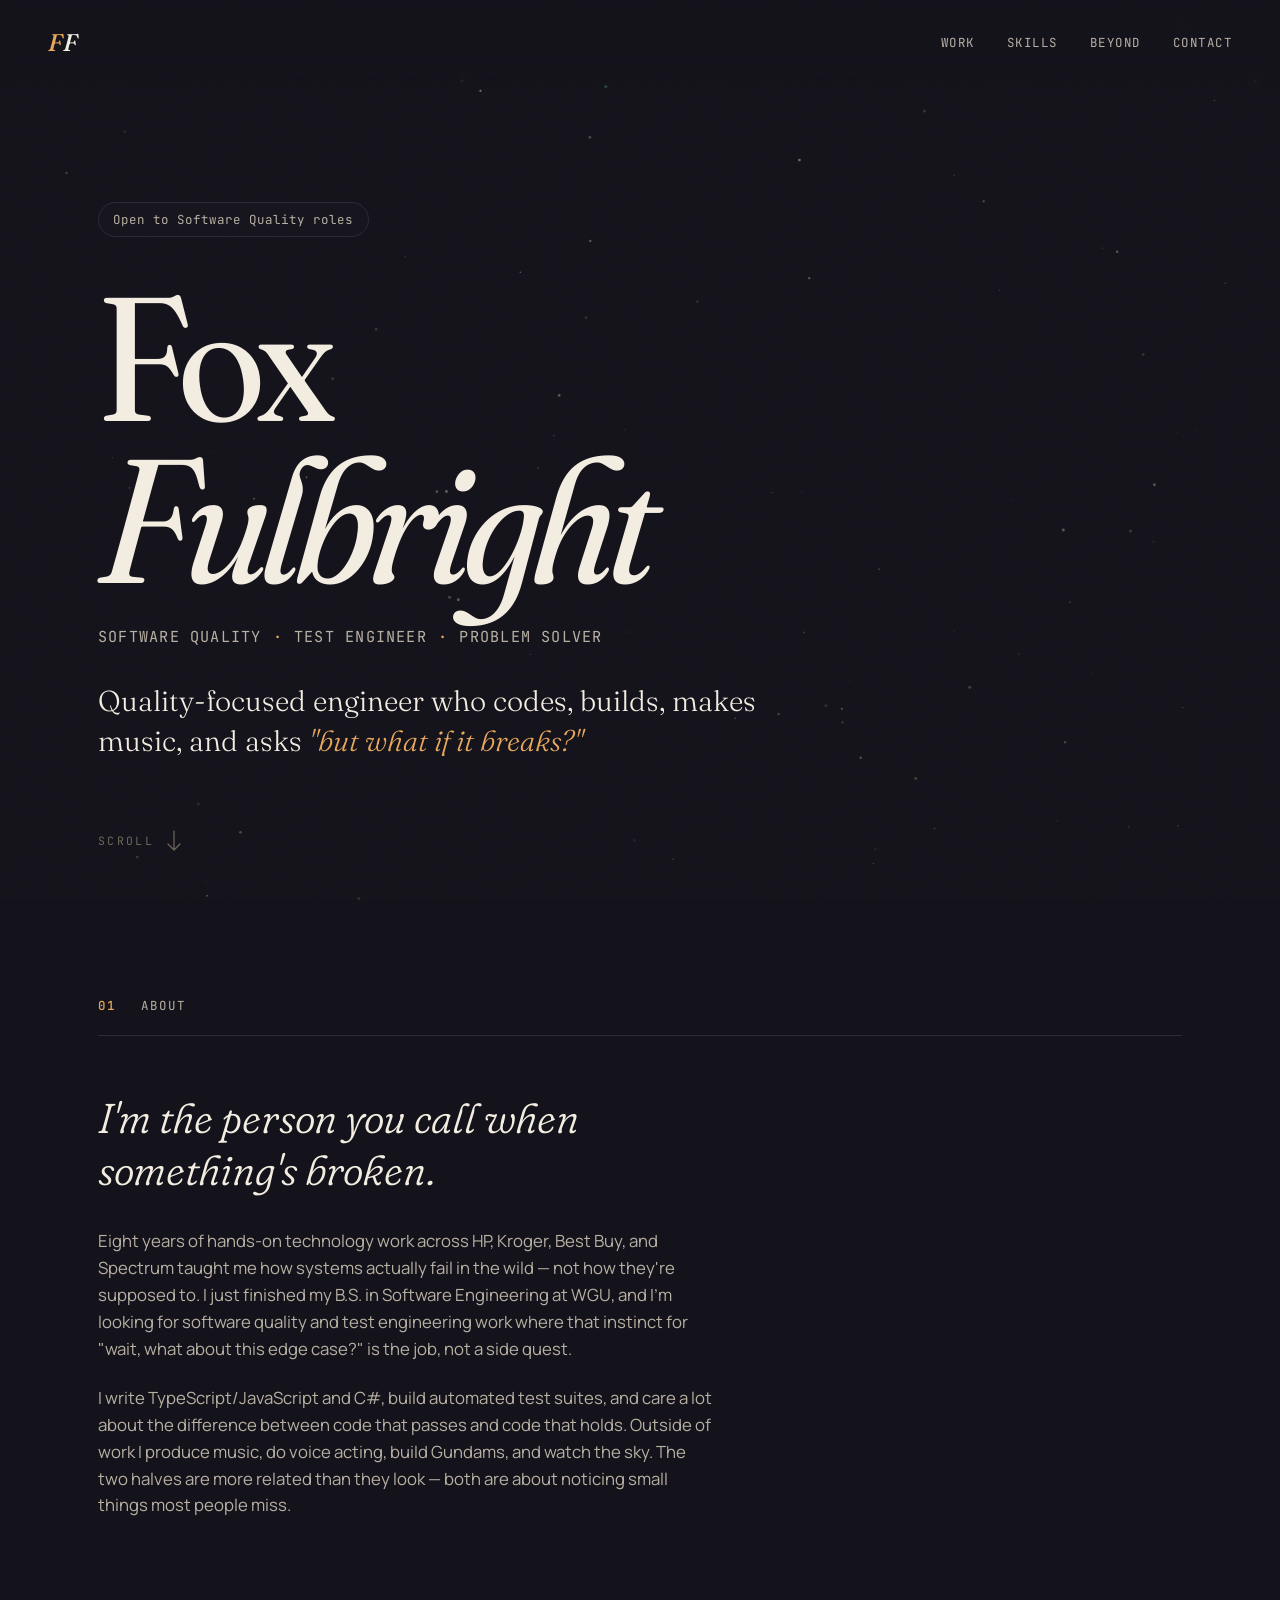
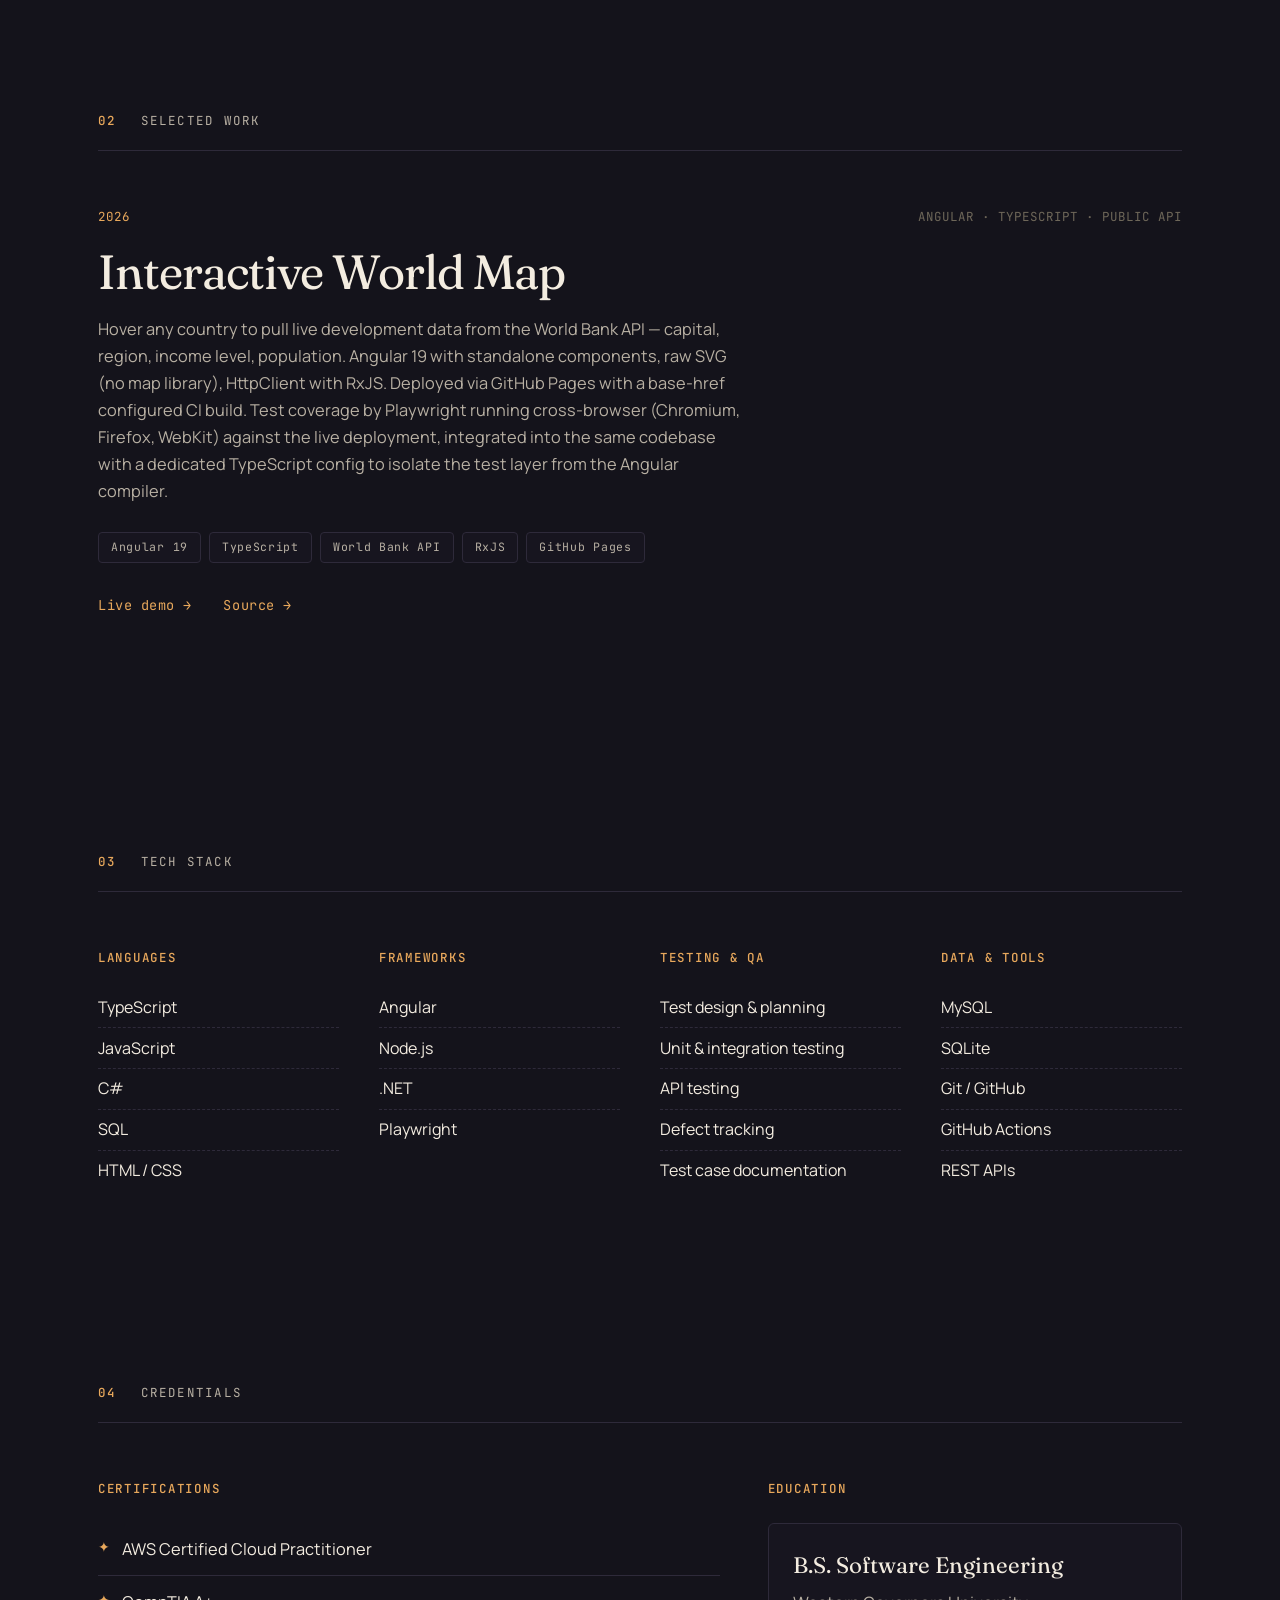
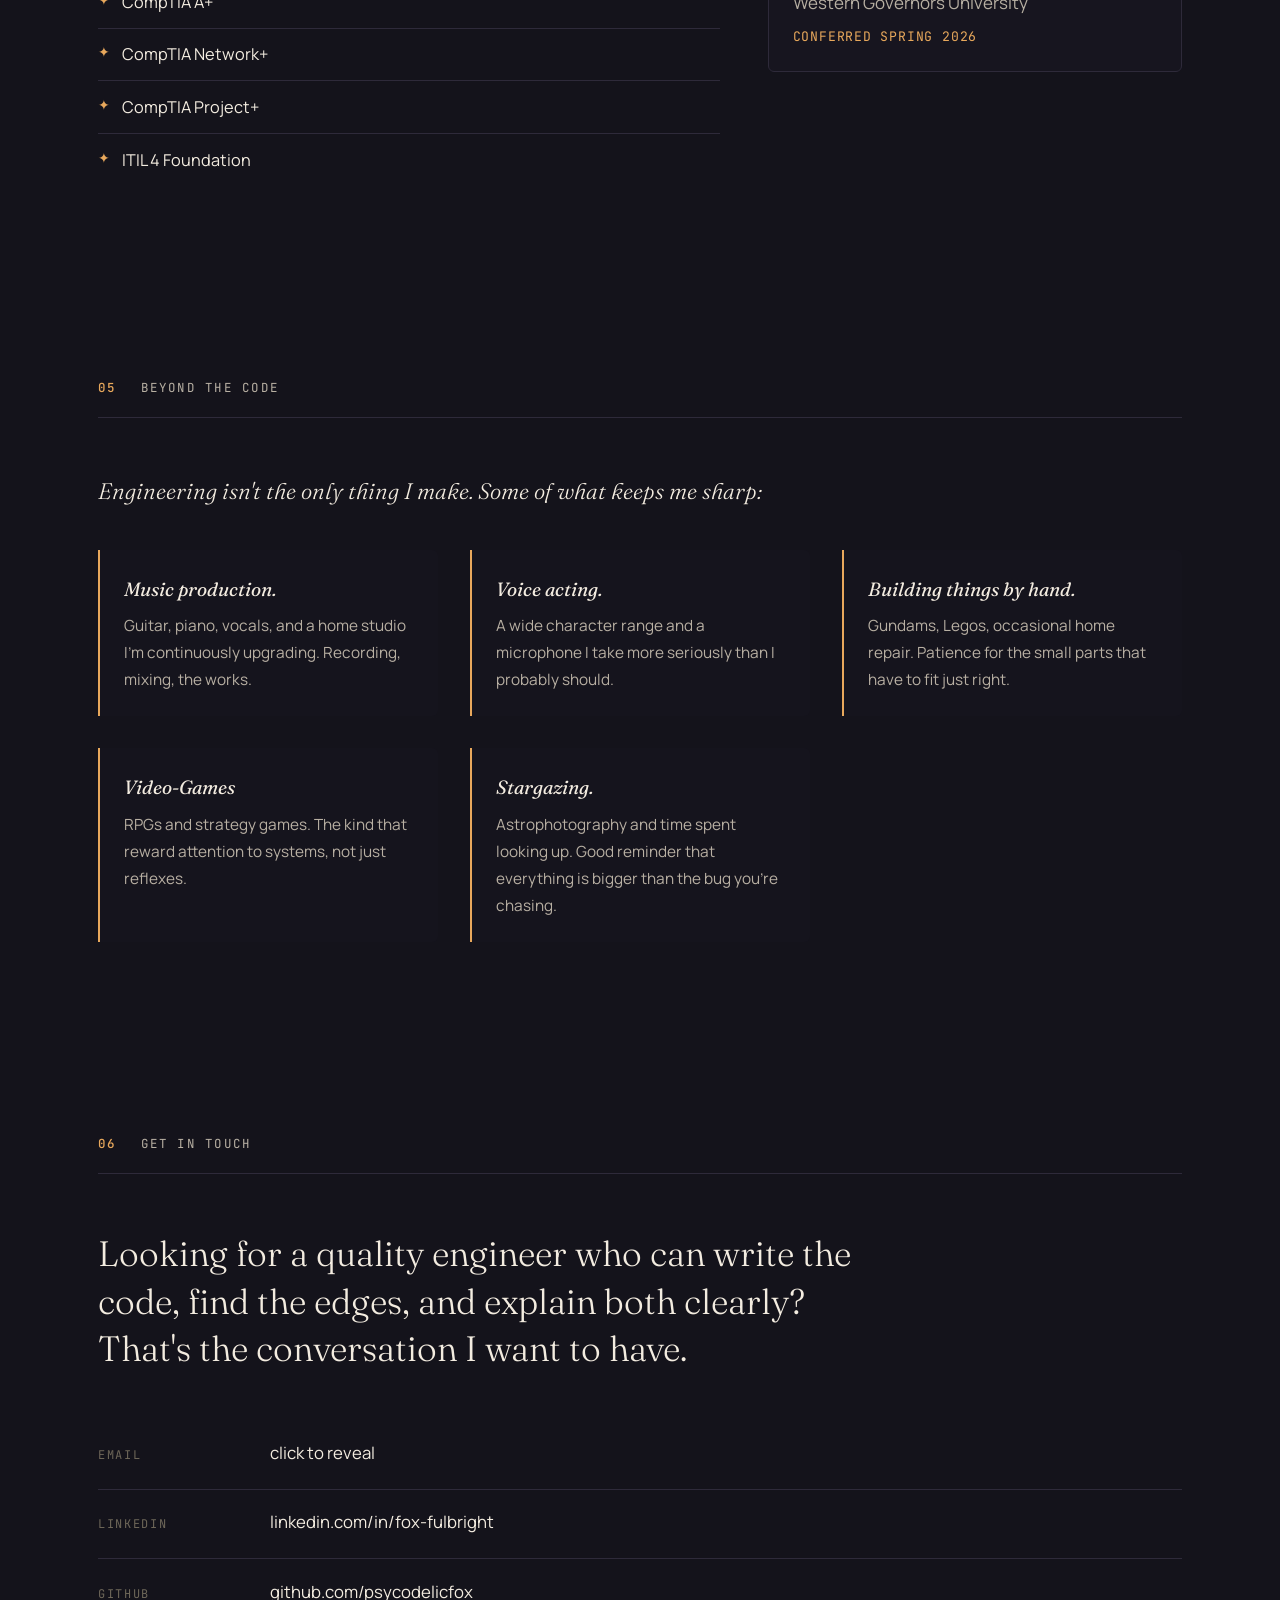
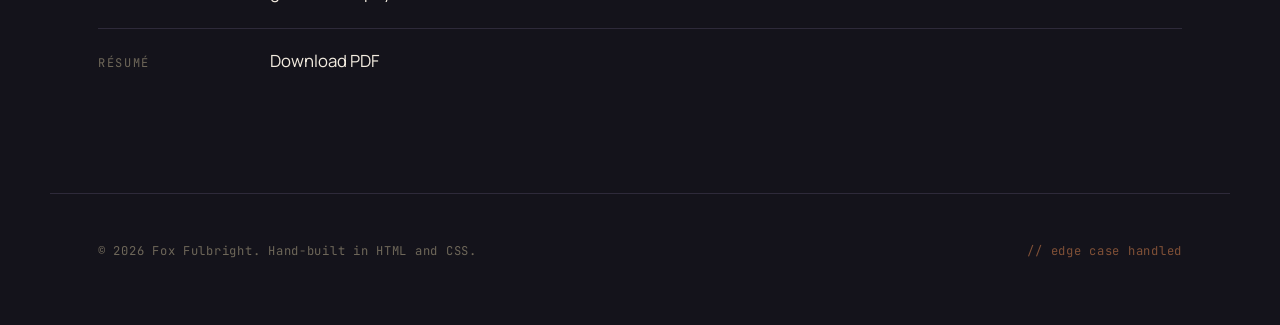
<file: index.html>
<!DOCTYPE html>
<html lang="en">
<head>
<meta charset="UTF-8">
<meta name="viewport" content="width=device-width, initial-scale=1.0">
<title>Fox Fulbright — Software Quality Engineer</title>
<meta name="description" content="Fox Fulbright — SDET, Software Engineer, and problem solver. Currently looking for Software Quality, QA, or Test Engineer roles. Based in Kentucky, open to remote, hybrid, or on-site near Louisville/Frankfort.">
<meta name="author" content="Fox Fulbright">

<!-- Open Graph for shares -->
<!-- Open Graph for shares -->
<meta property="og:title" content="Fox Fulbright — Software Quality Engineer">
<meta property="og:description" content="Quality-focused engineer who codes, builds, makes music, and asks 'but what if it breaks?'">
<meta property="og:type" content="website">
<meta property="og:url" content="https://psycodelicfox.github.io/">
<meta property="og:image" content="https://psycodelicfox.github.io/og-image.png">
<meta property="og:image:width" content="1200">
<meta property="og:image:height" content="630">
<meta property="og:image:alt" content="Fox Fulbright — SDET and Software Engineer">

<!-- Twitter Card (LinkedIn sometimes reads this as fallback) -->
<meta name="twitter:card" content="summary_large_image">
<meta name="twitter:title" content="Fox Fulbright — Software Quality Engineer">
<meta name="twitter:description" content="Quality-focused engineer who codes, builds, makes music, and asks 'but what if it breaks?'">
<meta name="twitter:image" content="https://psycodelicfox.github.io/og-image.png">

<link rel="preconnect" href="https://fonts.googleapis.com">
<link rel="preconnect" href="https://fonts.gstatic.com" crossorigin>
<link href="https://fonts.googleapis.com/css2?family=Fraunces:ital,opsz,wght,SOFT,WONK@0,9..144,300..700,0..100,0..1;1,9..144,300..700,0..100,0..1&family=Manrope:wght@300;400;500;600;700&family=JetBrains+Mono:wght@400;500&display=swap" rel="stylesheet">

<link rel="stylesheet" href="style.css">
</head>
<body>

<div class="grain" aria-hidden="true"></div>
<canvas id="stars" aria-hidden="true"></canvas>

<header class="site-header">
  <a href="#" class="mark"><span>F</span>F</a>
  <nav>
    <a href="#work">Work</a>
    <a href="#skills">Skills</a>
    <a href="#beyond">Beyond</a>
    <a href="#contact">Contact</a>
  </nav>
</header>

<main>

<!-- HERO -->
<section class="hero">
  <div class="hero-status">
    Open to Software Quality roles
  </div>
  <h1 class="hero-name">
    <span class="line">Fox</span>
    <span class="line">Fulbright</span>
  </h1>
  <p class="hero-roles">
    <span>Software Quality</span><span class="sep">·</span><span>Test Engineer</span><span class="sep">·</span><span>Problem Solver</span>
  </p>
  <p class="hero-tagline">
    Quality-focused engineer who codes, builds, makes music, and asks
    <em>"but what if it breaks?"</em>
  </p>
  <div class="hero-scroll">
    <span>scroll</span>
    <svg width="14" height="22" viewBox="0 0 14 22" fill="none" xmlns="http://www.w3.org/2000/svg" aria-hidden="true">
      <path d="M7 1V20M7 20L1 14M7 20L13 14" stroke="currentColor" stroke-width="1.2" stroke-linecap="round"/>
    </svg>
  </div>
</section>

<!-- ABOUT -->
<section class="about" id="about">
  <div class="section-label">
    <span class="num">01</span>
    <span>About</span>
  </div>
  <div class="about-body">
    <p class="lede">
      I'm the person you call when something's broken.
    </p>
    <p>
      Eight years of hands-on technology work across HP, Kroger, Best Buy, and Spectrum taught me how systems actually fail in the wild — not how they're supposed to. I just finished my B.S. in Software Engineering at WGU, and I'm looking for software quality and test engineering work where that instinct for "wait, what about this edge case?" is the job, not a side quest.
    </p>
    <p>
      I write TypeScript/JavaScript and C#, build automated test suites, and care a lot about the difference between code that passes and code that holds. Outside of work I produce music, do voice acting, build Gundams, and watch the sky. The two halves are more related than they look — both are about noticing small things most people miss.
    </p>
  </div>
</section>

<!-- WORK -->
<section class="work" id="work">
  <div class="section-label">
    <span class="num">02</span>
    <span>Selected Work</span>
  </div>
  <article class="project">
    <div class="project-meta">
      <span class="project-year">2026</span>
      <span class="project-tag">Angular · TypeScript · Public API</span>
    </div>
    <h3 class="project-title">Interactive World Map</h3>
    <p class="project-blurb">
      Hover any country to pull live development data from the World Bank API — capital, region, income level, population. Angular 19 with standalone components, raw SVG (no map library), HttpClient with RxJS. Deployed via GitHub Pages with a base-href configured CI build.
      Test coverage by Playwright running cross-browser (Chromium, Firefox, WebKit) against the live deployment, integrated into the same codebase with a dedicated TypeScript config to isolate the test layer from the Angular compiler.
    </p>
    <ul class="project-stack">
      <li>Angular 19</li>
      <li>TypeScript</li>
      <li>World Bank API</li>
      <li>RxJS</li>
      <li>GitHub Pages</li>
    </ul>
    <div class="project-links">
      <a href="https://psycodelicfox.github.io/interactive-world-map/" class="link-arrow">Live demo <span>→</span></a>
      <a href="https://github.com/psycodelicfox/interactive-world-map" class="link-arrow">Source <span>→</span></a>
    </div>
  </article>
</section>

<!-- SKILLS -->
<section class="skills" id="skills">
  <div class="section-label">
    <span class="num">03</span>
    <span>Tech Stack</span>
  </div>
  <div class="skills-grid">
    <div class="skill-col">
      <h4>Languages</h4>
      <ul>
        <li>TypeScript</li>
        <li>JavaScript</li>
        <li>C#</li>
        <li>SQL</li>
        <li>HTML / CSS</li>
      </ul>
    </div>
    <div class="skill-col">
      <h4>Frameworks</h4>
      <ul>
        <li>Angular</li>
        <li>Node.js</li>
        <li>.NET</li>
        <li>Playwright</li>
      </ul>
    </div>
    <div class="skill-col">
      <h4>Testing & QA</h4>
      <ul>
        <li>Test design &amp; planning</li>
        <li>Unit &amp; integration testing</li>
        <li>API testing</li>
        <li>Defect tracking</li>
        <li>Test case documentation</li>
      </ul>
    </div>
    <div class="skill-col">
      <h4>Data & Tools</h4>
      <ul>
        <li>MySQL</li>
        <li>SQLite</li>
        <li>Git / GitHub</li>
        <li>GitHub Actions</li>
        <li>REST APIs</li>
      </ul>
    </div>
  </div>
</section>

<!-- CERTS + EDUCATION -->
<section class="credentials" id="credentials">
  <div class="section-label">
    <span class="num">04</span>
    <span>Credentials</span>
  </div>
  <div class="credentials-wrap">
    <div class="credentials-col">
      <h4>Certifications</h4>
      <ul class="cert-list">
        <li><span class="cert-name">AWS Certified Cloud Practitioner</span></li>
        <li><span class="cert-name">CompTIA A+</span></li>
        <li><span class="cert-name">CompTIA Network+</span></li>
        <li><span class="cert-name">CompTIA Project+</span></li>
        <li><span class="cert-name">ITIL 4 Foundation</span></li>
      </ul>
    </div>
    <div class="credentials-col">
      <h4>Education</h4>
      <div class="edu-block">
        <p class="edu-degree">B.S. Software Engineering</p>
        <p class="edu-school">Western Governors University</p>
        <p class="edu-year">Conferred Spring 2026</p>
      </div>
    </div>
  </div>
</section>

<!-- BEYOND -->
<section class="beyond" id="beyond">
  <div class="section-label">
    <span class="num">05</span>
    <span>Beyond the Code</span>
  </div>
  <div class="beyond-body">
    <p>
      Engineering isn't the only thing I make. Some of what keeps me sharp:
    </p>
    <ul class="beyond-list">
      <li>
        <span class="beyond-label">Music production.</span>
        <span>Guitar, piano, vocals, and a home studio I'm continuously upgrading. Recording, mixing, the works.</span>
      </li>
      <li>
        <span class="beyond-label">Voice acting.</span>
        <span>A wide character range and a microphone I take more seriously than I probably should.</span>
      </li>
      <li>
        <span class="beyond-label">Building things by hand.</span>
        <span>Gundams, Legos, occasional home repair. Patience for the small parts that have to fit just right.</span>
      </li>
      <li>
        <span class="beyond-label">Video-Games</span>
        <span>RPGs and strategy games. The kind that reward attention to systems, not just reflexes.</span>
      </li>
      <li>
        <span class="beyond-label">Stargazing.</span>
        <span>Astrophotography and time spent looking up. Good reminder that everything is bigger than the bug you're chasing.</span>
      </li>
    </ul>
  </div>
</section>

<!-- CONTACT -->
<section class="contact" id="contact">
  <div class="section-label">
    <span class="num">06</span>
    <span>Get in Touch</span>
  </div>
  <div class="contact-body">
    <p class="contact-lede">
      Looking for a quality engineer who can write the code, find the edges, and explain both clearly?
      <br>That's the conversation I want to have.
    </p>
    <ul class="contact-links">
      <li>
        <span class="contact-label">Email</span>
        <a href="#" id="email-link" data-user="foxfulbright+job" data-domain="gmail.com">
          <span class="email-display">click to reveal</span>
        </a>
      </li>
      <li>
        <span class="contact-label">LinkedIn</span>
        <a href="https://www.linkedin.com/in/fox-fulbright" target="_blank" rel="noopener">linkedin.com/in/fox-fulbright</a>
      </li>
      <li>
        <span class="contact-label">GitHub</span>
        <a href="https://github.com/psycodelicfox" target="_blank" rel="noopener">github.com/psycodelicfox</a>
      </li>
      <li>
        <span class="contact-label">Résumé</span>
        <a href="Fox_Fulbright_Resume.pdf" target="_blank" rel="noopener">Download PDF</a>
      </li>
    </ul>
  </div>
</section>

</main>

<footer class="site-footer">
  <p>© <span id="year">2026</span> Fox Fulbright. Hand-built in HTML and CSS.</p>
  <p class="footer-easter">// edge case handled</p>
</footer>

<script src="script.js"></script>
</body>
</html>
</file>
<file: style.css>
/* ============================================
   Fox Fulbright — Portfolio
   Editorial × Dusk aesthetic
   ============================================ */

:root {
  /* Dusk palette - warm dark, never pure black */
  --bg: #14131b;
  --bg-elevated: #1c1a26;
  --ink: #f3ece0;
  --ink-dim: #b8b0a3;
  --ink-faint: #6e6759;
  --rule: #2e2a3a;

  /* Accents */
  --amber: #e8a85c;
  --amber-soft: #c97a4a;
  --teal: #6ba8a9;
  --rose: #c98c8c;

  /* Type */
  --display: "Fraunces", "Times New Roman", serif;
  --body: "Manrope", -apple-system, sans-serif;
  --mono: "JetBrains Mono", "Consolas", monospace;

  /* Rhythm */
  --max: 1180px;
  --gutter: clamp(1.25rem, 4vw, 3rem);
}

* { box-sizing: border-box; margin: 0; padding: 0; }

html { scroll-behavior: smooth; }

body {
  font-family: var(--body);
  font-weight: 400;
  font-size: 17px;
  line-height: 1.6;
  color: var(--ink);
  background: var(--bg);
  overflow-x: hidden;
  position: relative;
  min-height: 100vh;
}

::selection { background: var(--amber); color: var(--bg); }

/* Subtle grain overlay */
.grain {
  position: fixed;
  inset: 0;
  pointer-events: none;
  z-index: 1;
  opacity: 0.04;
  background-image: url("data:image/svg+xml,%3Csvg viewBox='0 0 200 200' xmlns='http://www.w3.org/2000/svg'%3E%3Cfilter id='n'%3E%3CfeTurbulence type='fractalNoise' baseFrequency='0.85' numOctaves='2' stitchTiles='stitch'/%3E%3C/filter%3E%3Crect width='100%25' height='100%25' filter='url(%23n)' opacity='0.9'/%3E%3C/svg%3E");
  mix-blend-mode: overlay;
}

/* Starfield canvas - drawn by JS */
#stars {
  position: fixed;
  inset: 0;
  z-index: 0;
  pointer-events: none;
  opacity: 0.5;
}

/* ============================================
   Header
   ============================================ */

.site-header {
  position: fixed;
  top: 0; left: 0; right: 0;
  z-index: 100;
  display: flex;
  justify-content: space-between;
  align-items: center;
  padding: 1.5rem var(--gutter);
  background: linear-gradient(to bottom, rgba(20,19,27,0.85), rgba(20,19,27,0));
  backdrop-filter: blur(6px);
  -webkit-backdrop-filter: blur(6px);
}

.mark {
  font-family: var(--display);
  font-weight: 500;
  font-size: 1.5rem;
  letter-spacing: -0.02em;
  color: var(--ink);
  text-decoration: none;
  font-style: italic;
}

.mark span { color: var(--amber); }

.site-header nav {
  display: flex;
  gap: 2rem;
}

.site-header nav a {
  font-family: var(--mono);
  font-size: 0.78rem;
  text-transform: uppercase;
  letter-spacing: 0.12em;
  color: var(--ink-dim);
  text-decoration: none;
  transition: color 0.25s ease;
}

.site-header nav a:hover { color: var(--amber); }

@media (max-width: 600px) {
  .site-header nav { gap: 1.1rem; }
  .site-header nav a { font-size: 0.7rem; }
}

/* ============================================
   Hero
   ============================================ */

.hero {
  position: relative;
  z-index: 2;
  min-height: 100vh;
  padding: 8rem var(--gutter) 4rem;
  max-width: var(--max);
  margin: 0 auto;
  display: flex;
  flex-direction: column;
  justify-content: center;
}

.hero-status {
  display: inline-flex;
  align-items: center;
  gap: 0.6rem;
  font-family: var(--mono);
  font-size: 0.78rem;
  letter-spacing: 0.08em;
  color: var(--ink-dim);
  margin-bottom: 2.5rem;
  padding: 0.4rem 0.9rem;
  border: 1px solid var(--rule);
  border-radius: 999px;
  width: fit-content;
  background: rgba(28,26,38,0.4);
  animation: fadeUp 0.7s ease 0.1s both;
}

.dot {
  width: 8px;
  height: 8px;
  background: #5fc97a;
  border-radius: 50%;
  box-shadow: 0 0 8px #5fc97a;
  animation: pulse 2s ease-in-out infinite;
}

@keyframes pulse {
  0%, 100% { opacity: 1; }
  50% { opacity: 0.4; }
}

.hero-name {
  font-family: var(--display);
  font-weight: 400;
  font-size: clamp(4rem, 14vw, 11rem);
  line-height: 0.92;
  letter-spacing: -0.04em;
  color: var(--ink);
  margin-bottom: 1.5rem;
  font-variation-settings: "SOFT" 50, "WONK" 1;
}

.hero-name .line {
  display: block;
  animation: fadeUp 0.9s ease both;
}

.hero-name .line:nth-child(1) { animation-delay: 0.15s; }
.hero-name .line:nth-child(2) { animation-delay: 0.3s; font-style: italic; }

.hero-name .period { color: var(--amber); }

.hero-roles {
  font-family: var(--mono);
  font-size: 0.95rem;
  letter-spacing: 0.08em;
  text-transform: uppercase;
  color: var(--ink-dim);
  margin-bottom: 2rem;
  animation: fadeUp 0.9s ease 0.45s both;
}

.hero-roles .sep {
  color: var(--amber);
  margin: 0 0.7rem;
}

.hero-tagline {
  font-family: var(--display);
  font-size: clamp(1.3rem, 2.6vw, 1.8rem);
  font-weight: 300;
  line-height: 1.4;
  max-width: 38ch;
  color: var(--ink);
  animation: fadeUp 0.9s ease 0.6s both;
}

.hero-tagline em {
  font-style: italic;
  color: var(--amber);
}

.hero-scroll {
  position: absolute;
  bottom: 3rem;
  left: var(--gutter);
  display: flex;
  align-items: center;
  gap: 0.8rem;
  font-family: var(--mono);
  font-size: 0.72rem;
  letter-spacing: 0.2em;
  text-transform: uppercase;
  color: var(--ink-faint);
  animation: fadeUp 0.9s ease 1s both;
}

.hero-scroll svg {
  animation: scrollHint 2.5s ease-in-out infinite;
}

@keyframes scrollHint {
  0%, 100% { transform: translateY(0); opacity: 0.5; }
  50% { transform: translateY(6px); opacity: 1; }
}

@keyframes fadeUp {
  from { opacity: 0; transform: translateY(20px); }
  to { opacity: 1; transform: translateY(0); }
}

/* ============================================
   Section Shared
   ============================================ */

section {
  position: relative;
  z-index: 2;
  max-width: var(--max);
  margin: 0 auto;
  padding: 6rem var(--gutter);
}

.section-label {
  display: flex;
  align-items: baseline;
  gap: 1.5rem;
  margin-bottom: 3.5rem;
  font-family: var(--mono);
  font-size: 0.78rem;
  letter-spacing: 0.18em;
  text-transform: uppercase;
  color: var(--ink-dim);
  border-bottom: 1px solid var(--rule);
  padding-bottom: 1.2rem;
}

.section-label .num {
  color: var(--amber);
  font-weight: 500;
}

/* ============================================
   About
   ============================================ */

.about-body {
  max-width: 62ch;
}

.about-body .lede {
  font-family: var(--display);
  font-size: clamp(1.8rem, 4vw, 2.6rem);
  font-weight: 300;
  font-style: italic;
  line-height: 1.25;
  color: var(--ink);
  margin-bottom: 2rem;
  font-variation-settings: "SOFT" 100;
}

.about-body p {
  margin-bottom: 1.4rem;
  color: var(--ink-dim);
  font-size: 1.05rem;
}

.about-body p:last-child { margin-bottom: 0; }

/* ============================================
   Work
   ============================================ */

.project {
  display: grid;
  grid-template-columns: 1fr;
  gap: 1.2rem;
  padding: 2.5rem 0;
  border-top: 1px solid var(--rule);
}

.project:first-of-type { border-top: none; padding-top: 0; }

.project-meta {
  display: flex;
  justify-content: space-between;
  font-family: var(--mono);
  font-size: 0.78rem;
  letter-spacing: 0.08em;
  text-transform: uppercase;
  color: var(--ink-faint);
}

.project-year { color: var(--amber); }

.project-title {
  font-family: var(--display);
  font-weight: 400;
  font-size: clamp(2rem, 5vw, 3rem);
  line-height: 1.05;
  letter-spacing: -0.02em;
  color: var(--ink);
  font-variation-settings: "SOFT" 30, "WONK" 1;
}

.project-blurb {
  max-width: 65ch;
  color: var(--ink-dim);
  font-size: 1.02rem;
  line-height: 1.65;
}

.project-stack {
  list-style: none;
  display: flex;
  flex-wrap: wrap;
  gap: 0.5rem;
  margin-top: 0.5rem;
}

.project-stack li {
  font-family: var(--mono);
  font-size: 0.72rem;
  letter-spacing: 0.06em;
  padding: 0.35rem 0.75rem;
  border: 1px solid var(--rule);
  border-radius: 4px;
  color: var(--ink-dim);
  background: rgba(28,26,38,0.4);
}

.project-links {
  display: flex;
  gap: 2rem;
  margin-top: 0.8rem;
  flex-wrap: wrap;
}

.link-arrow {
  font-family: var(--mono);
  font-size: 0.85rem;
  letter-spacing: 0.04em;
  color: var(--amber);
  text-decoration: none;
  border-bottom: 1px solid transparent;
  padding-bottom: 2px;
  transition: border-color 0.25s ease, color 0.25s ease;
  display: inline-flex;
  align-items: center;
  gap: 0.5rem;
}

.link-arrow span {
  transition: transform 0.25s ease;
  display: inline-block;
}

.link-arrow:hover {
  border-bottom-color: var(--amber);
  color: var(--amber);
}

.link-arrow:hover span {
  transform: translateX(4px);
}

/* ============================================
   Skills Grid
   ============================================ */

.skills-grid {
  display: grid;
  grid-template-columns: repeat(auto-fit, minmax(200px, 1fr));
  gap: 3rem 2.5rem;
}

.skill-col h4 {
  font-family: var(--mono);
  font-size: 0.78rem;
  letter-spacing: 0.14em;
  text-transform: uppercase;
  color: var(--amber);
  margin-bottom: 1.2rem;
  font-weight: 500;
}

.skill-col ul {
  list-style: none;
}

.skill-col li {
  font-family: var(--body);
  font-size: 1rem;
  color: var(--ink);
  padding: 0.45rem 0;
  border-bottom: 1px dashed var(--rule);
}

.skill-col li:last-child { border-bottom: none; }

/* ============================================
   Credentials
   ============================================ */

.credentials-wrap {
  display: grid;
  grid-template-columns: 1.5fr 1fr;
  gap: 3rem;
}

@media (max-width: 720px) {
  .credentials-wrap { grid-template-columns: 1fr; }
}

.credentials-col h4 {
  font-family: var(--mono);
  font-size: 0.78rem;
  letter-spacing: 0.14em;
  text-transform: uppercase;
  color: var(--amber);
  margin-bottom: 1.5rem;
  font-weight: 500;
}

.cert-list {
  list-style: none;
}

.cert-list li {
  padding: 0.8rem 0;
  border-bottom: 1px solid var(--rule);
  font-size: 1.02rem;
  color: var(--ink);
  position: relative;
  padding-left: 1.5rem;
}

.cert-list li::before {
  content: "✦";
  position: absolute;
  left: 0;
  top: 0.85rem;
  color: var(--amber);
  font-size: 0.85rem;
}

.cert-list li:last-child { border-bottom: none; }

.edu-block {
  padding: 1.5rem;
  border: 1px solid var(--rule);
  border-radius: 6px;
  background: rgba(28,26,38,0.4);
}

.edu-degree {
  font-family: var(--display);
  font-size: 1.4rem;
  font-weight: 400;
  color: var(--ink);
  margin-bottom: 0.3rem;
}

.edu-school {
  color: var(--ink-dim);
  margin-bottom: 0.6rem;
}

.edu-year {
  font-family: var(--mono);
  font-size: 0.82rem;
  letter-spacing: 0.06em;
  color: var(--amber);
  text-transform: uppercase;
}

/* ============================================
   Beyond
   ============================================ */

.beyond-body > p:first-child {
  font-family: var(--display);
  font-size: 1.4rem;
  font-style: italic;
  color: var(--ink);
  margin-bottom: 2.5rem;
  max-width: 50ch;
  font-weight: 300;
}

.beyond-list {
  list-style: none;
  display: grid;
  grid-template-columns: repeat(auto-fit, minmax(280px, 1fr));
  gap: 2rem;
}

.beyond-list li {
  padding: 1.5rem;
  border-left: 2px solid var(--amber);
  background: rgba(28,26,38,0.3);
  border-radius: 0 6px 6px 0;
}

.beyond-label {
  display: block;
  font-family: var(--display);
  font-size: 1.2rem;
  font-style: italic;
  color: var(--ink);
  margin-bottom: 0.4rem;
}

.beyond-list li span:last-child {
  color: var(--ink-dim);
  font-size: 0.96rem;
  line-height: 1.55;
}

/* ============================================
   Contact
   ============================================ */

.contact-lede {
  font-family: var(--display);
  font-size: clamp(1.6rem, 3vw, 2.2rem);
  font-weight: 300;
  line-height: 1.35;
  color: var(--ink);
  margin-bottom: 3rem;
  max-width: 36ch;
}

.contact-links {
  list-style: none;
  display: flex;
  flex-direction: column;
}

.contact-links li {
  display: grid;
  grid-template-columns: 140px 1fr;
  gap: 2rem;
  align-items: baseline;
  padding: 1.2rem 0;
  border-bottom: 1px solid var(--rule);
}

.contact-links li:last-child { border-bottom: none; }

@media (max-width: 600px) {
  .contact-links li {
    grid-template-columns: 1fr;
    gap: 0.3rem;
  }
}

.contact-label {
  font-family: var(--mono);
  font-size: 0.75rem;
  letter-spacing: 0.14em;
  text-transform: uppercase;
  color: var(--ink-faint);
}

.contact-links a {
  font-family: var(--body);
  font-size: 1.05rem;
  color: var(--ink);
  text-decoration: none;
  border-bottom: 1px solid transparent;
  padding-bottom: 2px;
  transition: color 0.25s ease, border-color 0.25s ease;
  width: fit-content;
}

.contact-links a:hover {
  color: var(--amber);
  border-bottom-color: var(--amber);
}

/* ============================================
   Footer
   ============================================ */

.site-footer {
  position: relative;
  z-index: 2;
  max-width: var(--max);
  margin: 0 auto;
  padding: 3rem var(--gutter) 4rem;
  border-top: 1px solid var(--rule);
  display: flex;
  justify-content: space-between;
  align-items: center;
  font-family: var(--mono);
  font-size: 0.76rem;
  letter-spacing: 0.06em;
  color: var(--ink-faint);
}

.footer-easter {
  color: var(--amber-soft);
  opacity: 0.6;
}

@media (max-width: 600px) {
  .site-footer { flex-direction: column; gap: 0.6rem; }
}
</file>
